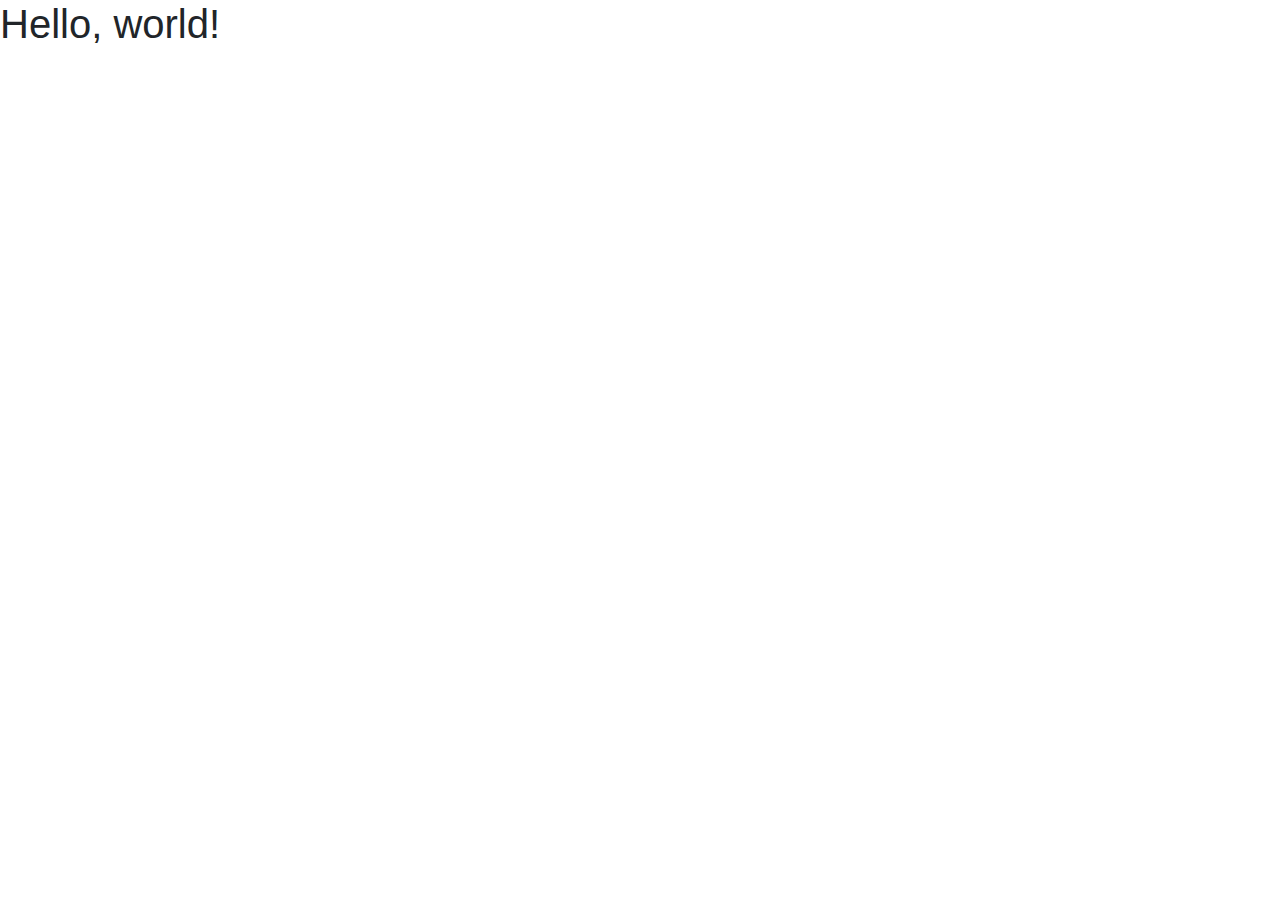
<file: Bootstrap-installation/index.html>
<!doctype html>
<html lang="en">
  <head>
    <!-- Required meta tags -->
    <meta charset="utf-8">
    <meta name="viewport" content="width=device-width, initial-scale=1, shrink-to-fit=no">

    <!-- Bootstrap CSS -->
    <link rel="stylesheet" href="https://stackpath.bootstrapcdn.com/bootstrap/4.3.1/css/bootstrap.min.css" integrity="sha384-ggOyR0iXCbMQv3Xipma34MD+dH/1fQ784/j6cY/iJTQUOhcWr7x9JvoRxT2MZw1T" crossorigin="anonymous">

    <title>Hello, world!</title>
  </head>
  <body>
    <h1>Hello, world!</h1>

    <!-- Optional JavaScript -->
    <!-- jQuery first, then Popper.js, then Bootstrap JS -->
    <script src="https://code.jquery.com/jquery-3.3.1.slim.min.js" integrity="sha384-q8i/X+965DzO0rT7abK41JStQIAqVgRVzpbzo5smXKp4YfRvH+8abtTE1Pi6jizo" crossorigin="anonymous"></script>
    <script src="https://cdnjs.cloudflare.com/ajax/libs/popper.js/1.14.7/umd/popper.min.js" integrity="sha384-UO2eT0CpHqdSJQ6hJty5KVphtPhzWj9WO1clHTMGa3JDZwrnQq4sF86dIHNDz0W1" crossorigin="anonymous"></script>
    <script src="https://stackpath.bootstrapcdn.com/bootstrap/4.3.1/js/bootstrap.min.js" integrity="sha384-JjSmVgyd0p3pXB1rRibZUAYoIIy6OrQ6VrjIEaFf/nJGzIxFDsf4x0xIM+B07jRM" crossorigin="anonymous"></script>
  </body>
</html>
</file>
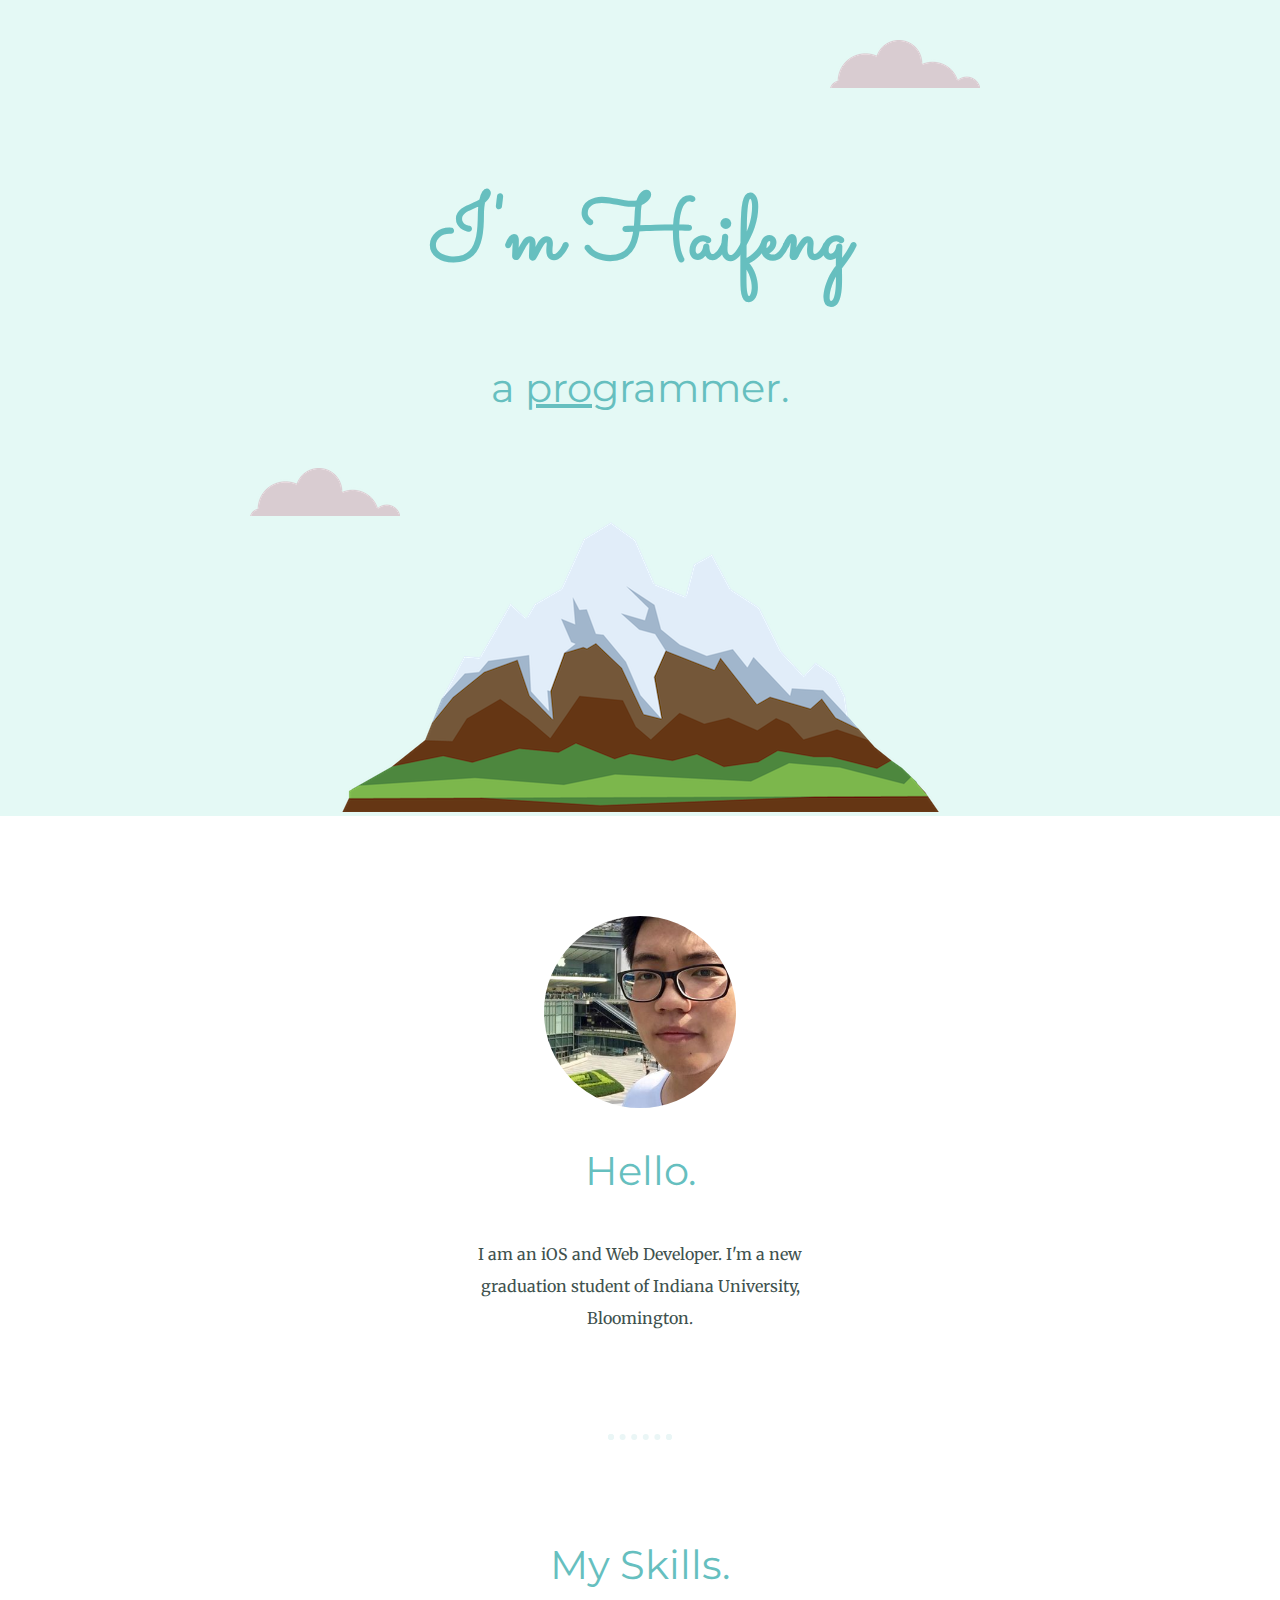
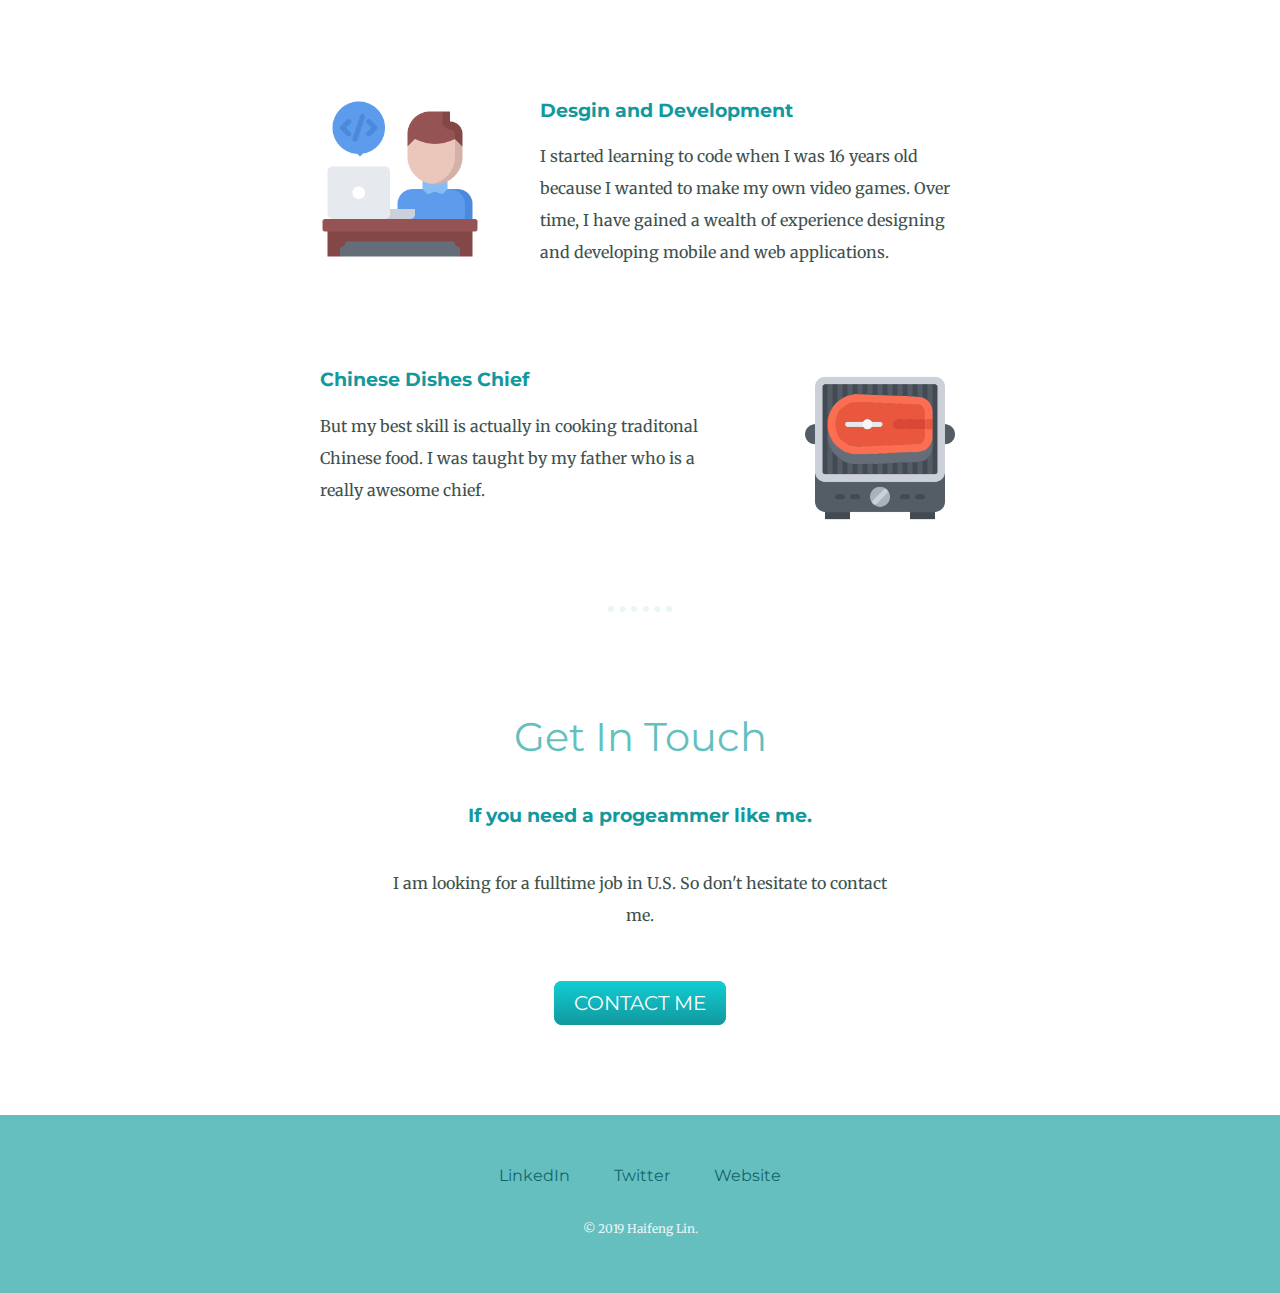
<file: CSS - My site/index.html>
<!DOCTYPE html>
<html lang="en" dir="ltr">
  <head>
    <meta charset="utf-8">
    <title>Haifeng Lin</title>
    <link rel="stylesheet" href="css/style.css">
    <link rel="icon" href="favicon.ico">
    <link href="https://fonts.googleapis.com/css?family=Merriweather|Montserrat|Sacramento&display=swap" rel="stylesheet">
  </head>
  <body>
    <div class="top-container">
      <img class="top-cloud" src="images/cloud.png" alt="cloud-img">
      <h1>I'm Haifeng</h1>
      <h2>a <span class="pro">pro</span>grammer.</h2>
      <img class="bottom-cloud" src="images/cloud.png" alt="cloud-img">
      <img src="images/mountain.png" alt="cloud-img">
    </div>
    <div class="middle-container">
      <div class="profile">
        <img class="photo" src="images/haifeng.jpg" alt="profile img">
        <h2>Hello.</h2>
        <p class="intro">I am an iOS and Web Developer. I'm a new graduation student of Indiana University, Bloomington.</p>
      </div>
      <hr>
      <div class="skills">
        <h2>My Skills.</h2>
        <div class="skill-row">
          <img class="code-img" src="images/programmer.png" alt="programmer">
          <h3>Desgin and Development</h3>
          <p class="code-skill-description">I started learning to code when I was 16 years old because I wanted to make my own video games. Over time, I have gained a wealth of experience designing and developing mobile and web applications.</p>
        </div>
        <div class="skill-row">
          <img class="meat-img" src="images/fish.png" alt="fish img">
          <h3>Chinese Dishes Chief</h3>
          <p class="cooking-skill-description">But my best skill is actually in cooking traditonal Chinese food. I was taught by my father who is a really awesome chief.</p>
        </div>
      </div>
      <hr>
      <div class="contact-me">
        <h2>Get In Touch</h2>
        <h3>If you need a progeammer like me.</h3>
        <p class="contact-message">I am looking for a fulltime job in U.S. So don't hesitate to contact me.</p>
        <a class="btn" href="mailto:davidlin451@gmail.com">CONTACT ME</a>
      </div>
    </div>


    <div class="bottom-container">
      <a class="footer-link" href="https://www.linkedin.com/">LinkedIn</a>
      <a class="footer-link" href="https://twitter.com/">Twitter</a>
      <a class="footer-link" href="https://www.appbrewery.co/">Website</a>
      <p class="copyright">© 2019 Haifeng Lin.</p>
    </div>



  </body>
</html>
</file>
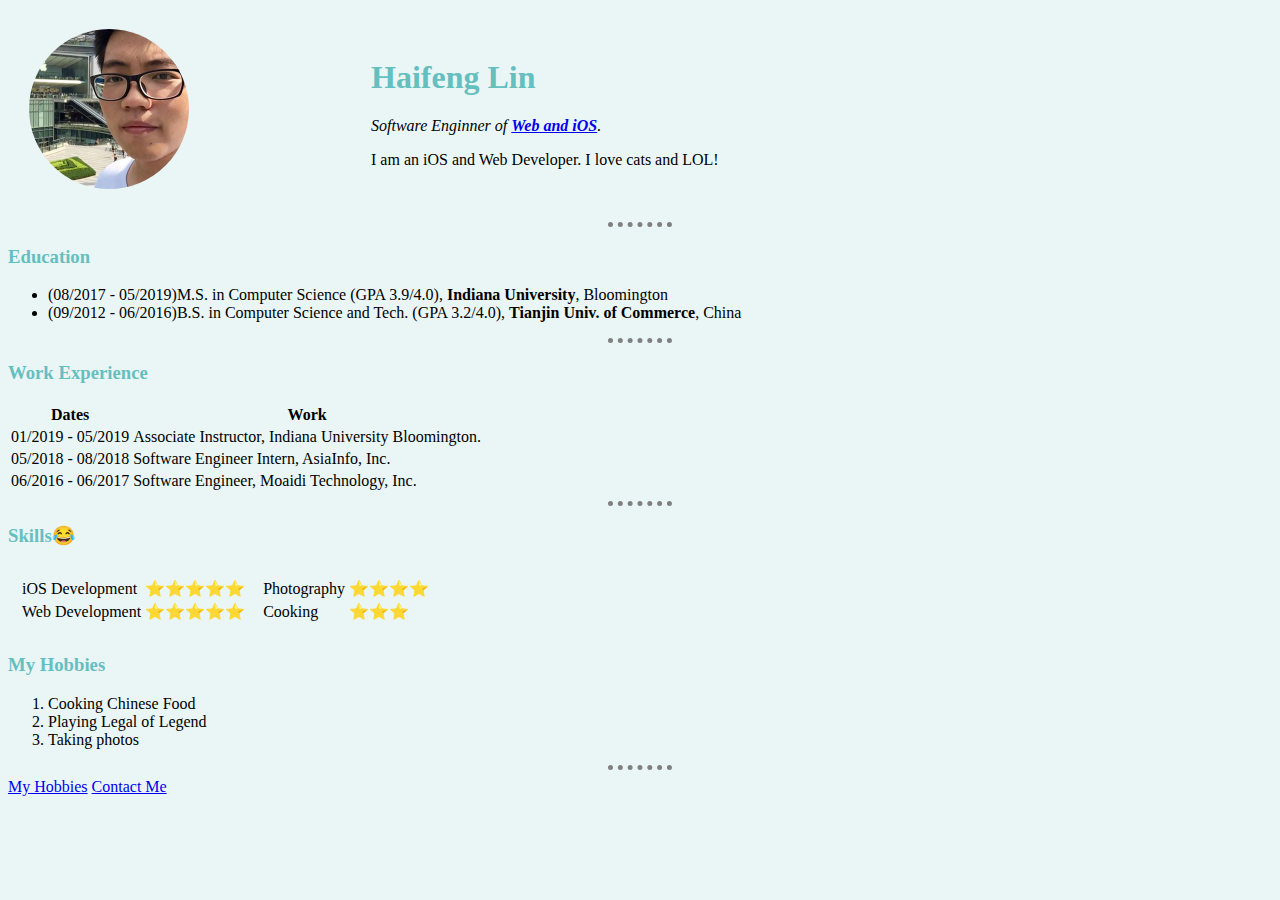
<file: HTML - Personal Site/index.html>
<!DOCTYPE html>
<html lang="en" dir="ltr">

<head>
  <meta charset="utf-8">
  <title>Haifeng's Personal Site</title>
  <link rel="stylesheet" href="css/style.css">
</head>

<body >
  <table cellspacing="20">
    <tr>
      <td><img src="images/haifeng.jpg" alt="haifeng profile picture"></td>
      <td>
        <h1>Haifeng Lin</h1>
        <p><em>Software Enginner of <strong><a href="https://github.com/Lin-HF">Web and iOS</a></strong>.</em></p>
        <p>I am an iOS and Web Developer. I love cats and LOL!</p>
      </td>
    </tr>
  </table>


  <hr>
  <h3>Education</h3>
  <ul>
    <li>(08/2017 - 05/2019)M.S. in Computer Science (GPA 3.9/4.0), <strong>Indiana University</strong>, Bloomington</li>
    <li>(09/2012 - 06/2016)B.S. in Computer Science and Tech. (GPA 3.2/4.0), <strong>Tianjin Univ. of Commerce</strong>, China</li>
  </ul>
  <hr>
  <h3>Work Experience</h3>
  <table>
    <thead>
      <tr>
        <th>Dates</th>
        <th>Work</th>
      </tr>
    </thead>
    <tbody>
      <tr>
        <td>01/2019 - 05/2019</td>
        <td>Associate Instructor, Indiana University Bloomington.</td>
      </tr>
      <tr>
        <td>05/2018 - 08/2018</td>
        <td>Software Engineer Intern, AsiaInfo, Inc.</td>
      </tr>
      <tr>
        <td>06/2016 - 06/2017</td>
        <td>Software Engineer, Moaidi Technology, Inc.</td>
      </tr>
    </tbody>
    <tfoot>

    </tfoot>

  </table>
  <hr>
  <h3>Skills😂</h3>
  <table cellspacing="10">
    <tr>
      <td>
        <table>
          <tr>
            <td>iOS Development</td>
            <td>⭐️⭐️⭐️⭐️⭐️</td>
          </tr>
          <tr>
            <td>Web Development</td>
            <td>⭐️⭐️⭐️⭐️⭐️</td>
          </tr>
        </table>
      </td>
      <td>
        <table>
          <tr>
            <td>Photography</td>
            <td>⭐️⭐️⭐️⭐️</td>
          </tr>
          <tr>
            <td>Cooking</td>
            <td>⭐️⭐️⭐️</td>
          </tr>
        </table>
      </td>
    </tr>
  </table
  <hr>
  <h3>My Hobbies</h3>
  <ol>
    <li>Cooking Chinese Food</li>
    <li>Playing Legal of Legend</li>
    <li>Taking photos</li>
  </ol>
  <hr>
  <!-- <a download href="http://web.stanford.edu/group/csp/cs21/htmlcheatsheet.pdf">Download Cheatsheet</a> -->
  <a href="hobbies.html">My Hobbies</a>
  <a href="contact-me.html">Contact Me</a>

</body>

</html>
</file>
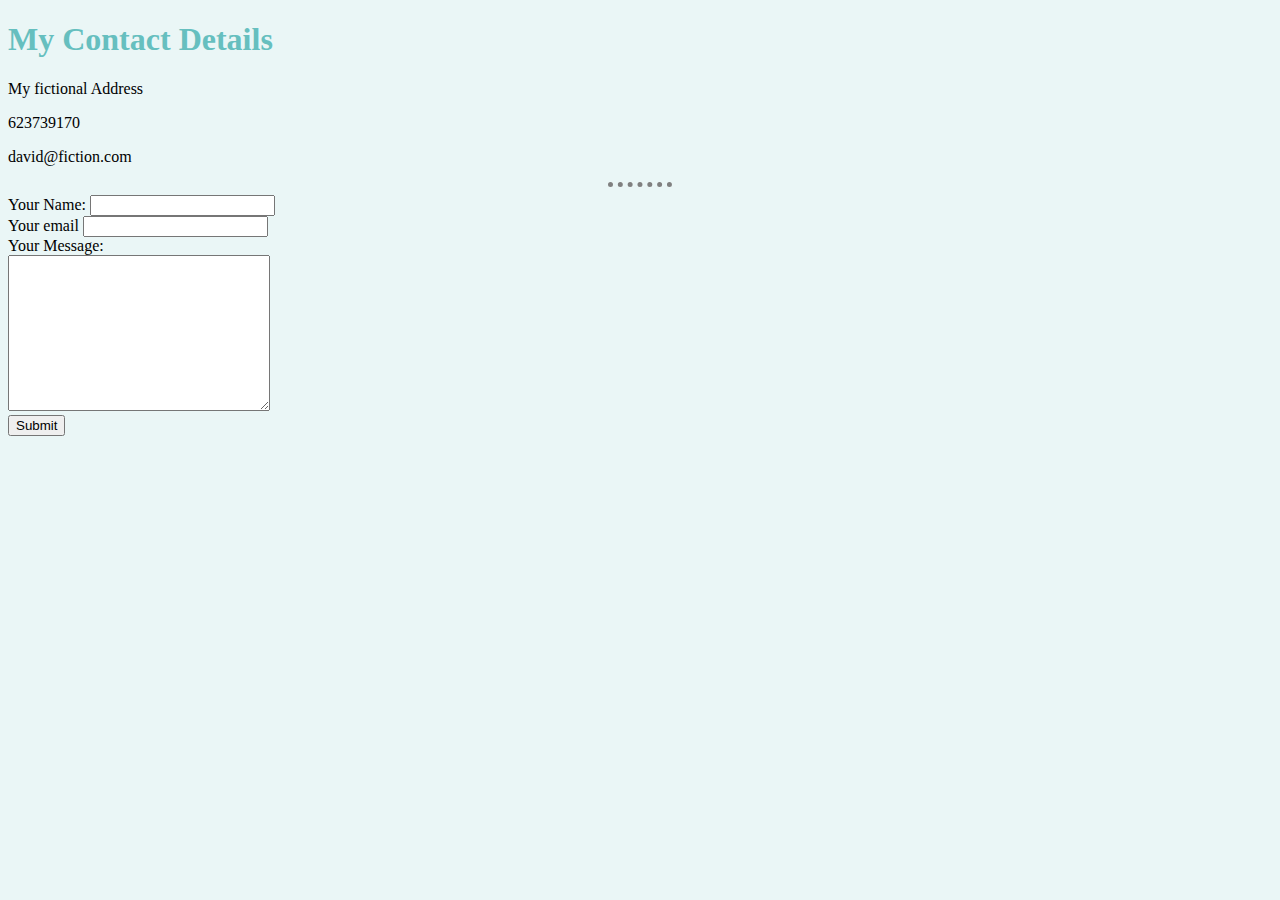
<file: HTML - Personal Site/contact-me.html>
<!DOCTYPE html>
<html lang="en" dir="ltr">

<head>
  <meta charset="utf-8">
  <title>Contact Me</title>
  <link rel="stylesheet" href="css/style.css">
</head>

<body>
  <h1>My Contact Details</h1>
  <p>My fictional Address</p>
  <p>623739170</p>
  <p>david@fiction.com</p>
  <hr>
  <form class="" action="mailto:davidlin451@gmail.com" method="post" enctype="
    ">
    <label for="">Your Name:</label>
    <input type="text" name="yourName" value=""><br>
    <label for="">Your email</label>
    <input type="email" name="yourEmail" value="" /><br>
    <label for="">Your Message:</label><br>
    <textarea name="yourMessage" rows="10" cols="30"></textarea>
    <br><input type="submit" name="">
  </form>
</body>

</html>
</file>
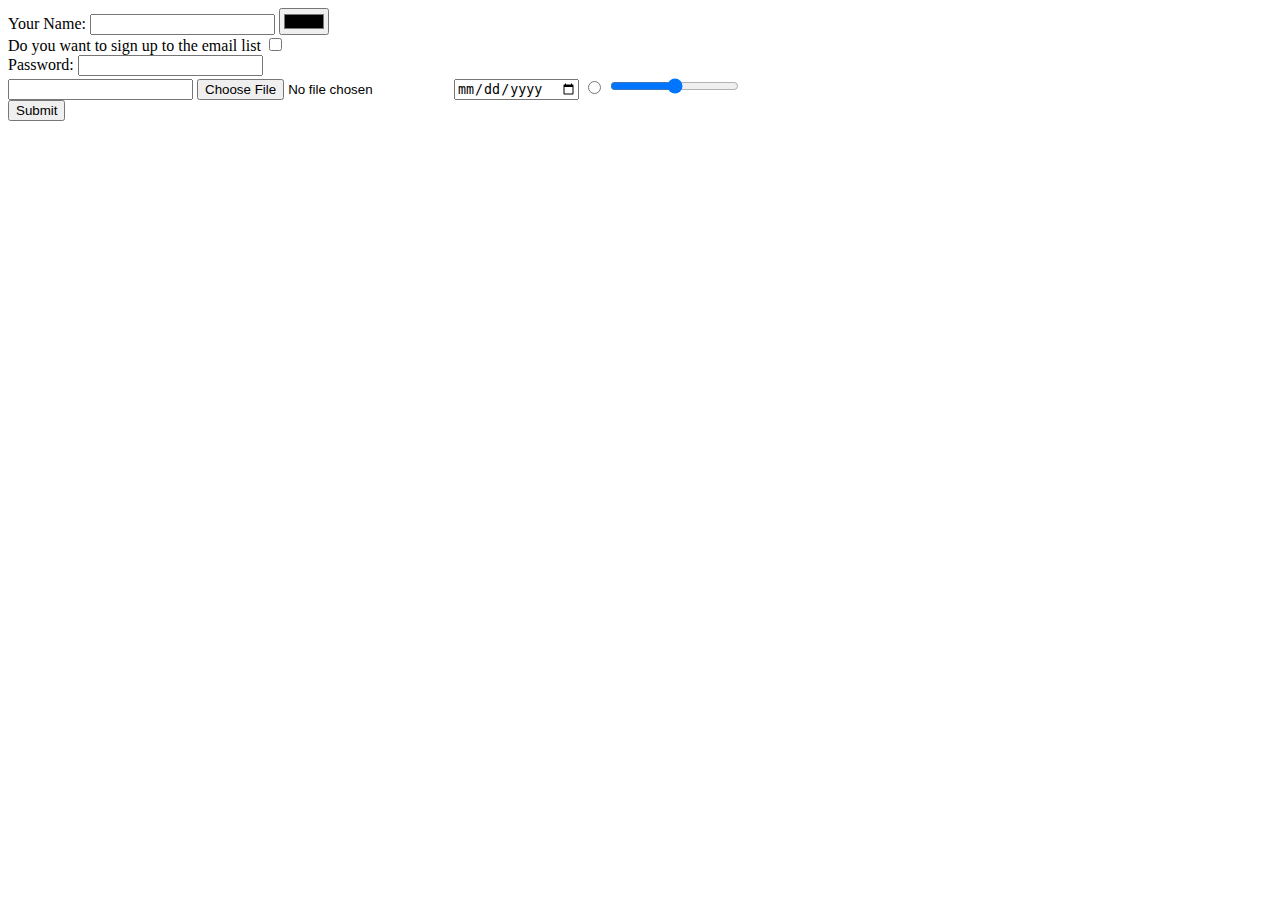
<file: HTML - Personal Site/form.html>
<!DOCTYPE html>
<html lang="en" dir="ltr">
  <head>
    <meta charset="utf-8">
    <title></title>
  </head>
  <body>
    <form class="" action="index.html" method="post">
      <label for="">Your Name:</label>
      <input type="text" name="" value="">
      <input type="color" name="" value=""><br>
      <label for="">Do you want to sign up to the email list</label>
      <input type="checkbox" name="" value="" /><br>
      <label for="">Password:</label>
      <input type="password" name="" value=""><br>
      <input type="text" name="" value="">
      <input type="file" name="" value="">
      <input type="date" name="" value="">
      <input type="radio" name="" value="">
      <input type="range" name="" value="">
      <br><input type="submit" name="">
    </form>
  </body>
</html>
</file>
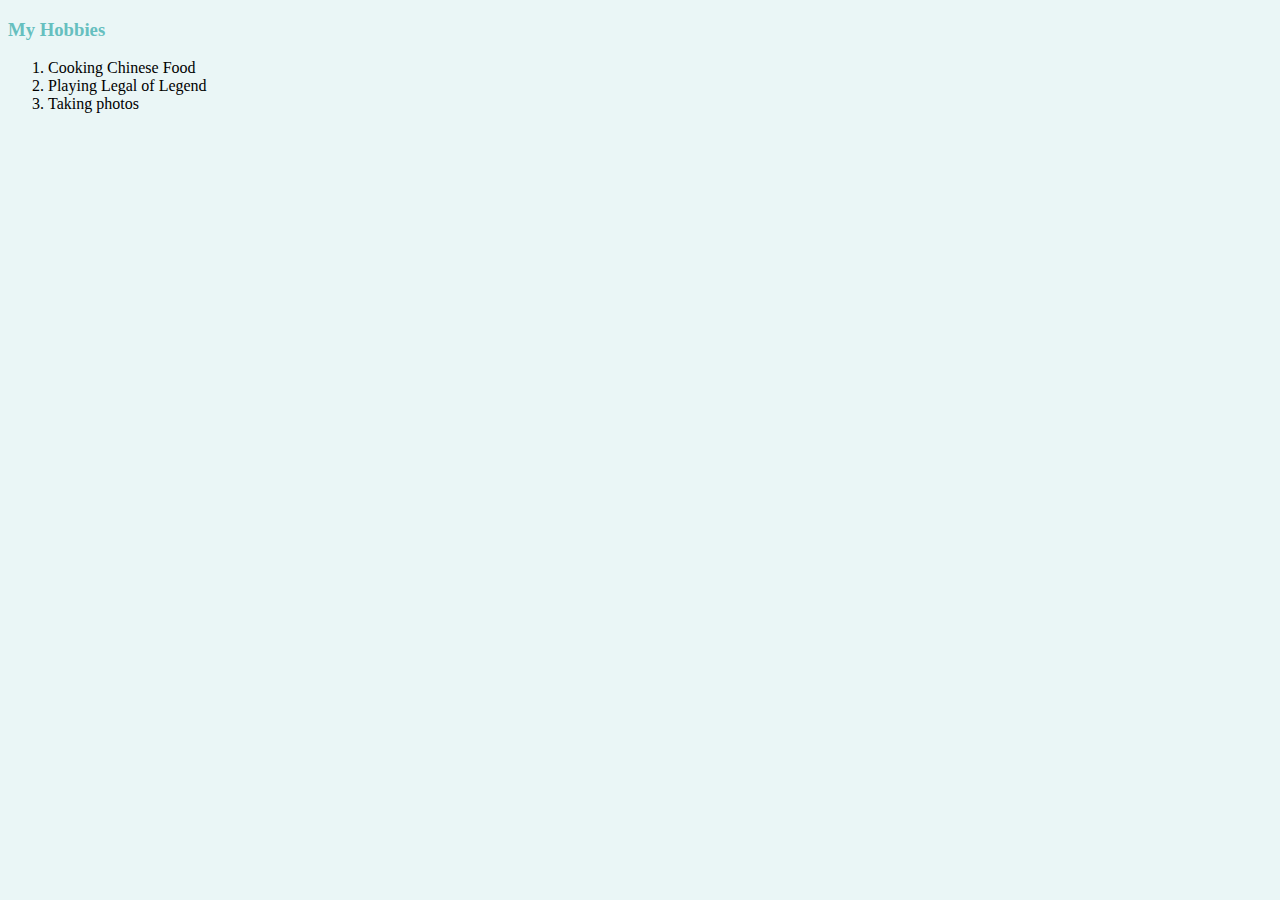
<file: HTML - Personal Site/hobbies.html>
<!DOCTYPE html>
<html lang="en" dir="ltr">

<head>
  <meta charset="utf-8">
  <title>My Hobbies</title>
  <link rel="stylesheet" href="css/style.css">
</head>

<body>
  <h3>My Hobbies</h3>
  <ol>
    <li>Cooking Chinese Food</li>
    <li>Playing Legal of Legend</li>
    <li>Taking photos</li>
  </ol>
</body>

</html>
</file>
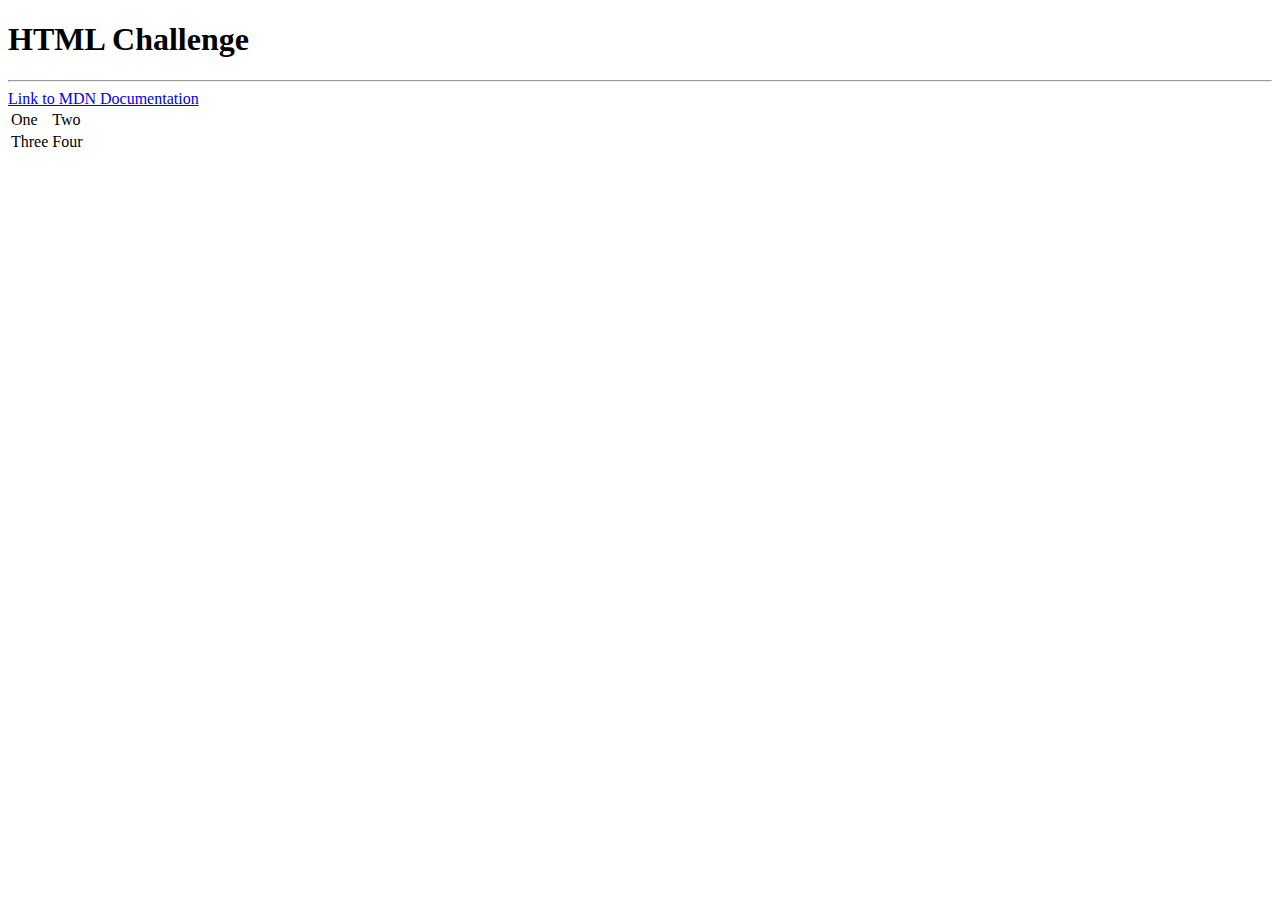
<file: HTML - Personal Site/HTMLChallenge.html>
<!DOCTYPE html>
<html lang="en" dir="ltr">
  <head>
    <meta charset="utf-8">
    <title></title>
  </head>
  <body>
    <h1>HTML Challenge</h1>
    <hr>
    <a href="https://developer.mozilla.org/en-US/">Link to MDN Documentation</a>
    <table>
      <tr>
        <td>One</td>
        <td>Two</td>
      </tr>
      <tr>
        <td>Three</td>
        <td>Four</td>
      </tr>
    </table>
  </body>
</html>
</file>
<file: CSS - My site/css/style.css>
body {
  color: #40514e;
  margin: 0;
  text-align: center;
  font-family: 'Merriweather', serif;
}

h1 {
  font-size: 5.625rem;
  color: #66BfBf;
  line-height: 2;
  margin: 50px auto 0 auto;
  font-family: 'Sacramento', cursive;
}

h2 {
  color: #66BfBf;
  font-weight: normal;
  font-family: 'Montserrat', sans-serif;
  font-size: 2.5rem;
  padding-bottom: 10px;
}

h3 {
  color: #11999e;
  font-family: 'Montserrat', sans-serif;
}
hr {
  border-style: dotted;
  border-color: #EAF6F6;
  border-width: 6px;
  border-bottom: none;
  width: 4%;
  margin: 100px auto;
}

p{
    line-height: 2;
}

a{
  color: #11666e;
  font-family: 'Montserrat', sans-serif;
  margin: 10px 20px;
  text-decoration: none;
}

a:hover {
  color: #EAF6F6;
}


.top-container {
  background-color: #E4F9F5;
  position: relative;
  padding-top: 100px;
}

.middle-container {
  margin: 100px 0;
}

.bottom-container {
  background-color: #66bfbf;
  padding: 50px 0 20px;
}
.skill-row {
  width: 50%;
  margin: 100px auto 100px auto;
  text-align: left;
}

.photo {
  width: 15%;
  margin:auto;
  border-radius: 100%;
}

.code-img {
  width: 25%;
  float: left;
  margin-right: 60px;
}

.meat-img {
  width: 25%;
  float: right;
  margin-left: 60px;
}
/* .code-skill-description {
  clear: left;
}

.cooking-skill-description {
  clear: right;
} */
.btn {
  background: #11cdd4;
  background-image: -webkit-linear-gradient(top, #11cdd4, #11999e);
  background-image: -moz-linear-gradient(top, #11cdd4, #11999e);
  background-image: -ms-linear-gradient(top, #11cdd4, #11999e);
  background-image: -o-linear-gradient(top, #11cdd4, #11999e);
  background-image: linear-gradient(to bottom, #11cdd4, #11999e);
  -webkit-border-radius: 8;
  -moz-border-radius: 8;
  border-radius: 8px;
  font-family: 'Montserrat', sans-serif;
  color: #ffffff;
  font-size: 20px;
  padding: 10px 20px 10px 20px;
  text-decoration: none;
}

.btn:hover {
  background: #30e3cb;
  background-image: -webkit-linear-gradient(top, #30e3cb, #2bc4ad);
  background-image: -moz-linear-gradient(top, #30e3cb, #2bc4ad);
  background-image: -ms-linear-gradient(top, #30e3cb, #2bc4ad);
  background-image: -o-linear-gradient(top, #30e3cb, #2bc4ad);
  background-image: linear-gradient(to bottom, #30e3cb, #2bc4ad);
  text-decoration: none;
}

.pro {
  text-decoration:underline;
}

.intro {
  width: 30%;
  margin: auto;
}

.contact-message {
  width: 40%;
  margin: 40px auto 60px;
}

.copyright {
  color: #EAF6F6;
  font-size: 0.75rem;
  padding: 20px 0;
}

.bottom-cloud {
  position: absolute;
  left: 250px;
  bottom: 300px;
}

.top-cloud {
  position: absolute;
  right: 300px;
  top: 40px;
}
</file>
<file: HTML - Personal Site/css/style.css>
body {
  background-color: #eaf6f6;
}
hr {
  border-style: none;
  border-top-style: dotted;
  border-color: grey;
  border-width: 5px;
  width: 5%;
}
h1, h3{
  color: #66BFBF;
}

img {
  width: 50%;
  border-radius: 100%;
}
</file>
